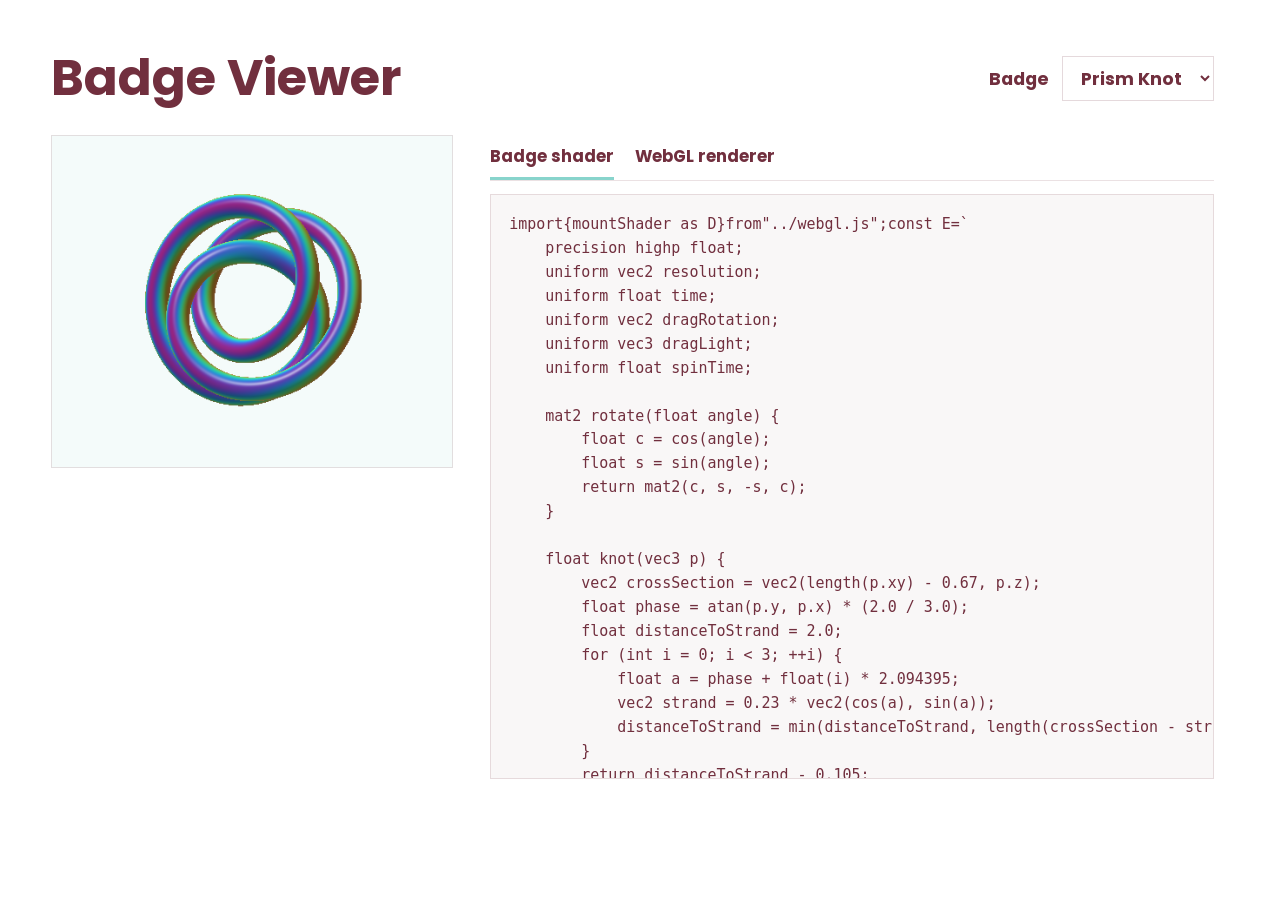
<file: projects/badge-viewer/index.html>
<!doctype html>
<html lang="en">
  <head>
    <meta charset="utf-8" />
    <meta name="viewport" content="width=device-width, initial-scale=1" />
    <title>Badge Viewer | Tianyi Huang</title>
    <script src="../../js/theme.js"></script>
    <link rel="stylesheet" href="../../style.css" />
    <link rel="stylesheet" href="viewer.css" />
    <script type="module" src="viewer.js"></script>
  </head>
  <body class="badge-viewer">
    <main>
      <header class="viewer-heading">
        <h1>Badge Viewer</h1>
        <label
          >Badge
          <select id="badge-select" disabled></select>
        </label>
      </header>
      <p id="viewer-status" role="status">Loading badges…</p>
      <div class="viewer-layout">
        <div
          id="badge-preview"
          class="viewer-preview"
          aria-label="Badge preview"
        ></div>
        <section class="viewer-source" aria-label="WebGL source">
          <div
            class="viewer-source-controls"
            role="group"
            aria-label="Source file"
          >
            <button type="button" data-source="badge" aria-pressed="true"
              >Badge shader</button
            >
            <button type="button" data-source="renderer" aria-pressed="false"
              >WebGL renderer</button
            >
          </div>
          <pre
            tabindex="0"
            aria-label="Source code"
          ><code id="badge-code"></code></pre>
        </section>
      </div>
    </main>
  </body>
</html>
</file>
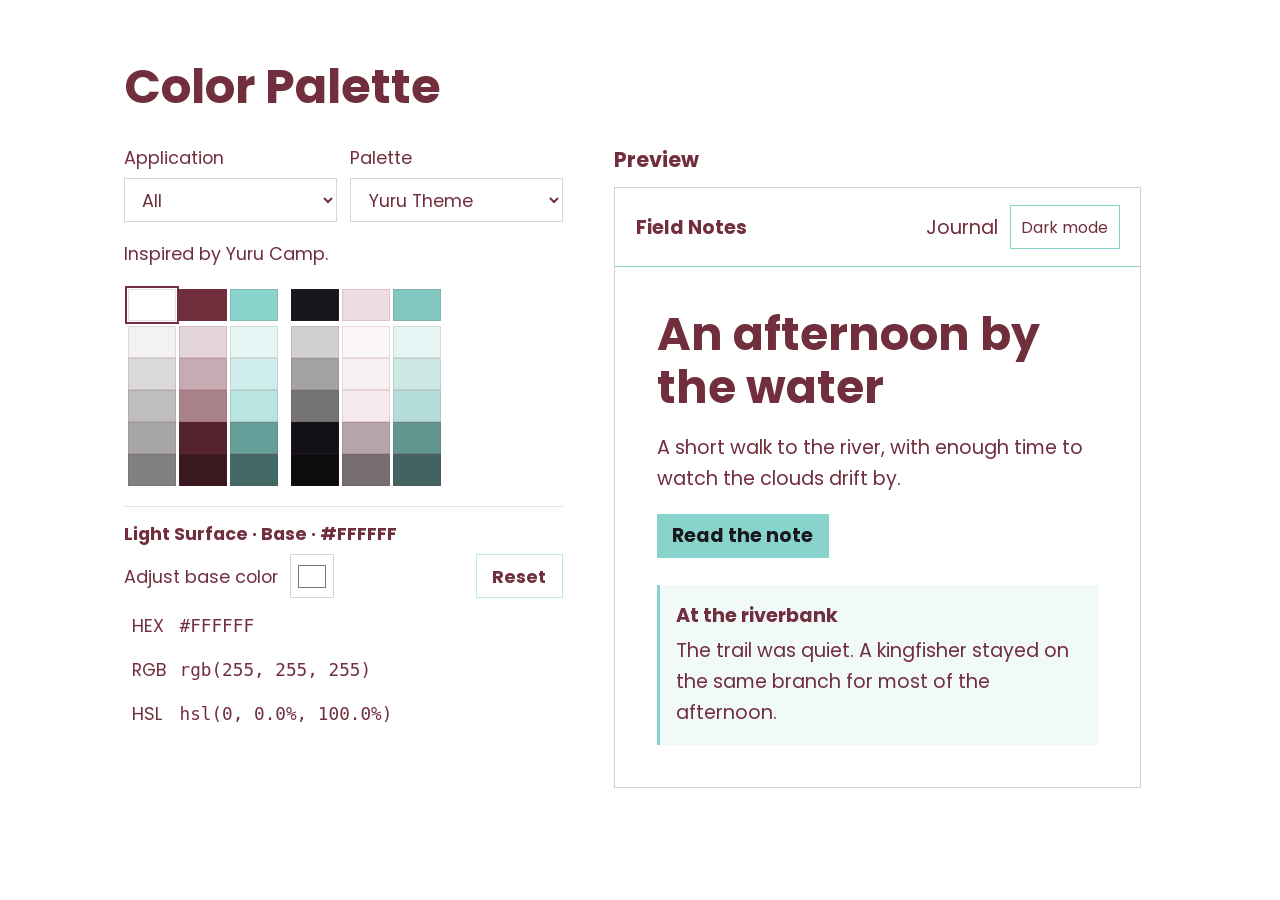
<file: projects/color-palette/index.html>
<!doctype html>
<html lang="en">
  <head>
    <meta charset="utf-8" />
    <meta name="viewport" content="width=device-width, initial-scale=1" />
    <title>Color Palette | Tianyi Huang</title>
    <script src="../../js/theme.js"></script>
    <link rel="stylesheet" href="../../style.css" />
    <link rel="stylesheet" href="palette.css" />
    <link rel="stylesheet" href="templates/examples.css" />
    <script type="module" src="palette.js"></script>
  </head>
  <body>
    <main class="palette-tool">
      <h1>Color Palette</h1>
      <div class="palette-layout">
        <section aria-label="Palettes">
          <div class="palette-filters">
            <label class="palette-picker"
              >Application
              <select class="application-select">
                <option value="">All</option>
              </select>
            </label>
            <label class="palette-picker"
              >Palette
              <select class="palette-select"></select>
            </label>
          </div>
          <p class="palette-description"></p>
          <div
            class="palette-grid"
            role="group"
            aria-label="Theme colors and shades"
          ></div>
          <div class="palette-colors">
            <p class="palette-color-name" aria-live="polite"></p>
            <div class="palette-edit-controls">
              <label class="palette-edit-label"
                >Adjust base color
                <input class="palette-editor" type="color" />
              </label>
              <button class="cta-button palette-reset" type="button"
                >Reset</button
              >
            </div>
            <button class="palette-value" type="button"
              ><span>HEX</span><code></code
            ></button>
            <button class="palette-value" type="button"
              ><span>RGB</span><code></code
            ></button>
            <button class="palette-value" type="button"
              ><span>HSL</span><code></code
            ></button>
          </div>
        </section>
        <section class="palette-example" aria-labelledby="preview-heading">
          <h2 id="preview-heading">Preview</h2>
          <div class="preview-content"></div>
        </section>
      </div>
    </main>
    <div class="palette-status" role="status" aria-atomic="true"></div>
  </body>
</html>
</file>
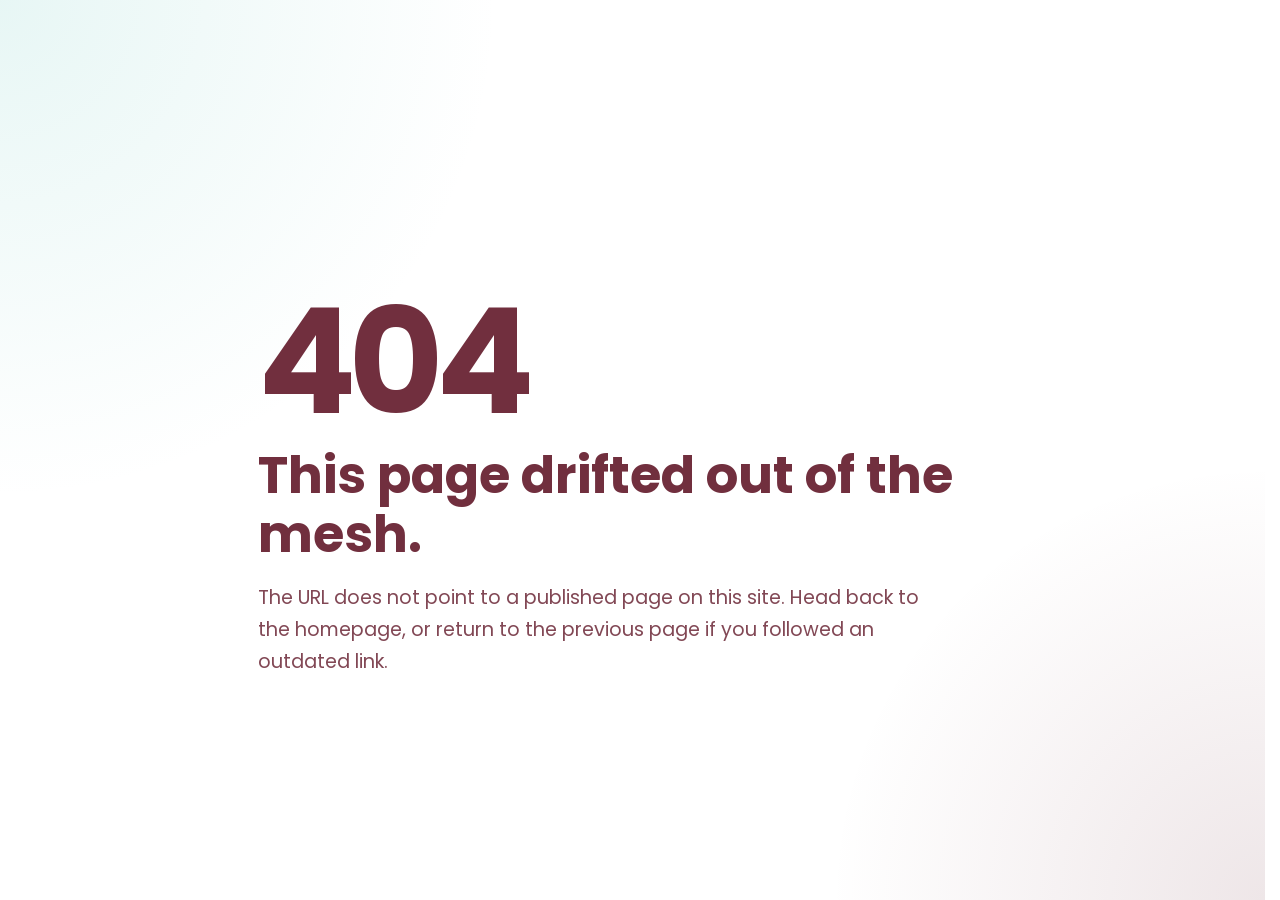
<file: 404_component.html>
<!DOCTYPE html>
<html lang="en">

<head>
    <meta charset="UTF-8">
    <meta name="viewport" content="width=device-width, initial-scale=1.0">
    <title>404 | Tianyi Huang</title>
    <meta name="robots" content="noindex">
    <meta name="description" content="The page you requested could not be found.">
    <link rel="stylesheet" href="style.css">
</head>

<body class="not-found-page">
    <div class="page-shell">

        <main class="not-found-shell" id="main-content">
            <section class="not-found-card card" aria-labelledby="not-found-title">
                <p class="not-found-code">404</p>
                <h2 class="not-found-title" id="not-found-title">This page drifted out of the mesh.</h2>
                <p class="not-found-copy">
                    The URL does not point to a published page on this site. Head back to the homepage, or return to the
                    previous page if you followed an outdated link.
                </p>
            </section>
        </main>
    </div>
</body>

</html>
</file>
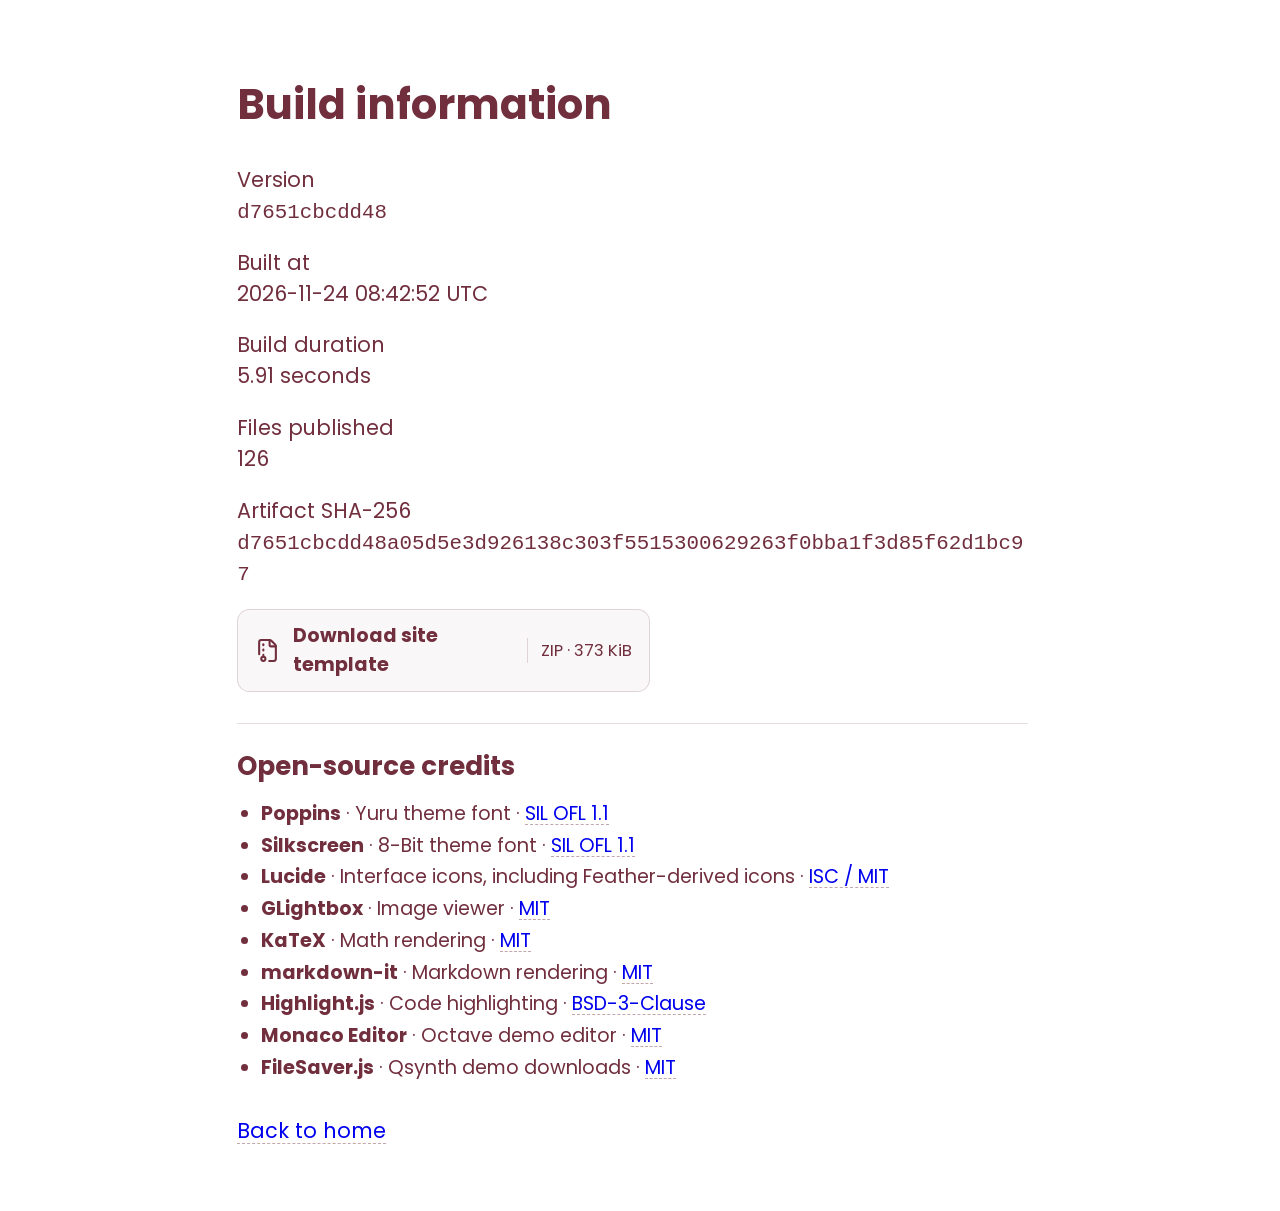
<file: build-info.html>
<!doctype html>
<html lang="en" class="build-info-page">
  <head>
    <meta charset="UTF-8">
    <meta name="viewport" content="width=device-width, initial-scale=1">
    <meta name="robots" content="noindex">
    <title>Build d7651cbcdd48</title>
    <script src="js/theme.js"></script>
    <link rel="stylesheet" href="style.css">
  </head>
  <body>
    <main class="build-info">
      <h1>Build information</h1>
      <dl>
        <dt>Version</dt>
        <dd><code>d7651cbcdd48</code></dd>
        <dt>Built at</dt>
        <dd><time datetime="2026-11-24T08:42:52+00:00">2026-11-24 08:42:52 UTC</time></dd>
        <dt>Build duration</dt>
        <dd>5.91 seconds</dd>
        <dt>Files published</dt>
        <dd>126</dd>
        <dt>Artifact SHA-256</dt>
        <dd><code>d7651cbcdd48a05d5e3d926138c303f5515300629263f0bba1f3d85f62d1bc97</code></dd>
      </dl>
      <a class="template-download" href="site-template.zip" download>
        <span>Download site template</span>
        <small>ZIP · 373 KiB</small>
      </a>
      <section class="build-licenses" aria-labelledby="build-licenses-title">
        <h2 id="build-licenses-title">Open-source credits</h2>
        <ul>
          <li><strong>Poppins</strong> · Yuru theme font · <a href="assets/fonts/poppins/OFL.txt" aria-label="Poppins license, SIL OFL 1.1">SIL OFL 1.1</a></li>
          <li><strong>Silkscreen</strong> · 8-Bit theme font · <a href="assets/fonts/silkscreen/OFL.txt" aria-label="Silkscreen license, SIL OFL 1.1">SIL OFL 1.1</a></li>
          <li><strong>Lucide</strong> · Interface icons, including Feather-derived icons · <a href="assets/icons/lucide/LICENSE" aria-label="Lucide license, ISC / MIT">ISC / MIT</a></li>
          <li><strong>GLightbox</strong> · Image viewer · <a href="https://github.com/biati-digital/glightbox/blob/master/LICENSE.md" aria-label="GLightbox license, MIT">MIT</a></li>
          <li><strong>KaTeX</strong> · Math rendering · <a href="https://github.com/KaTeX/KaTeX/blob/v0.16.11/LICENSE" aria-label="KaTeX license, MIT">MIT</a></li>
          <li><strong>markdown-it</strong> · Markdown rendering · <a href="https://github.com/markdown-it/markdown-it/blob/14.1.0/LICENSE" aria-label="markdown-it license, MIT">MIT</a></li>
          <li><strong>Highlight.js</strong> · Code highlighting · <a href="https://cdn.jsdelivr.net/npm/@highlightjs/cdn-assets@11.12.0/LICENSE" aria-label="Highlight.js license, BSD-3-Clause">BSD-3-Clause</a></li>
          <li><strong>Monaco Editor</strong> · Octave demo editor · <a href="https://cdn.jsdelivr.net/npm/monaco-editor@0.29.1/LICENSE" aria-label="Monaco Editor license, MIT">MIT</a></li>
          <li><strong>FileSaver.js</strong> · Qsynth demo downloads · <a href="https://github.com/eligrey/FileSaver.js/blob/master/LICENSE.md" aria-label="FileSaver.js license, MIT">MIT</a></li>
        </ul>
      </section>
      <p><a href="./">Back to home</a></p>
    </main>
  </body>
</html>
</file>
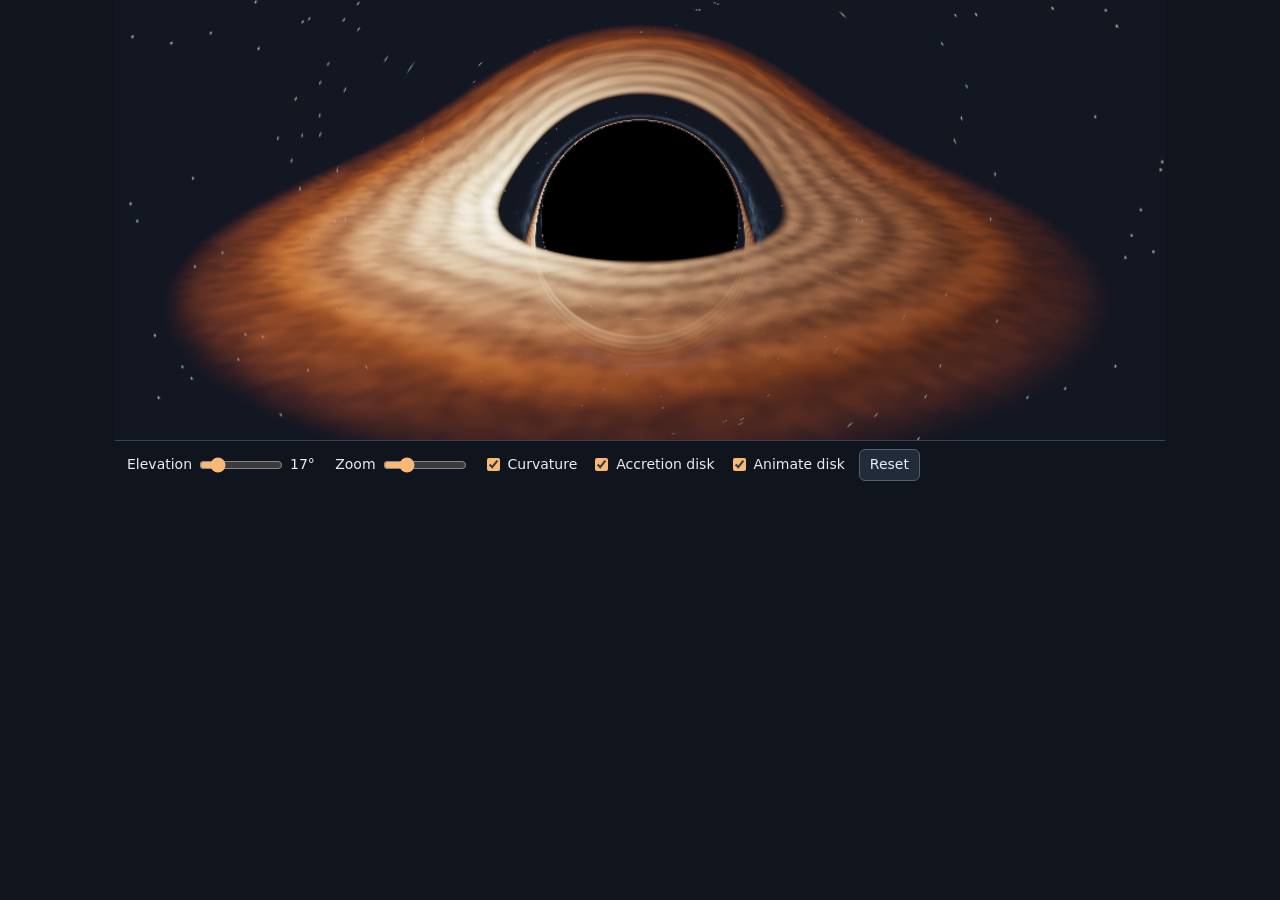
<file: posts/black-hole-ray-tracing/demo.html>
<!doctype html>
<html lang="en">
  <head>
    <meta charset="utf-8" />
    <meta name="viewport" content="width=device-width, initial-scale=1" />
    <title>Black Hole Ray Tracing · WebGL</title>
    <style>
      :root {
        color-scheme: dark;
        background: #10141d;
        color: #e6ecf8;
        font:
          14px/1.55 system-ui,
          sans-serif;
      }
      * {
        box-sizing: border-box;
      }
      body {
        max-width: 1050px;
        margin: 0 auto;
      }
      canvas {
        display: block;
        width: 100%;
        height: auto;
        aspect-ratio: 2.15;
        min-height: 180px;
        max-height: 440px;
        background: #070910;
      }
      canvas[data-orbit-camera] {
        cursor: grab;
        touch-action: pan-y;
      }
      canvas[data-orbit-camera]:active {
        cursor: grabbing;
      }
      .controls {
        display: flex;
        align-items: center;
        gap: 6px 14px;
        flex-wrap: wrap;
        padding: 8px 12px;
        border-block-start: 1px solid #384254;
      }
      .controls[hidden],
      [hidden] {
        display: none;
      }
      label {
        display: inline-flex;
        align-items: center;
        gap: 5px;
      }
      input {
        accent-color: #f8b977;
      }
      input[type='range'] {
        width: 84px;
      }
      output {
        min-width: 3.5ch;
        font-variant-numeric: tabular-nums;
      }
      button {
        border: 1px solid #535e71;
        border-radius: 6px;
        padding: 4px 10px;
        background: #222b39;
        color: inherit;
        font: inherit;
        cursor: pointer;
      }
      :focus-visible {
        outline: 2px solid #f8b977;
        outline-offset: 3px;
      }
      #status {
        margin: 0;
        padding: 8px 12px;
        color: #b8c3d7;
      }
    </style>
    <script src="demo.js" type="module"></script>
  </head>
  <body>
    <canvas
      id="viewport"
      role="img"
      aria-label="Black hole ray tracing"
    ></canvas>
    <div id="orbit-controls" class="controls" hidden>
      <label
        >Impact parameter b/M
        <input
          id="impact"
          type="range"
          min="3.5"
          max="10"
          step="0.01"
          value="5.6" /><output id="impact-value" for="impact"></output
      ></label>
      <button id="critical" type="button">Near critical</button>
      <output id="orbit-outcome" for="impact"></output>
    </div>
    <div id="camera-controls" class="controls" hidden>
      <label
        >Elevation
        <input id="elevation" type="range" min="5" max="80" value="17" /><output
          id="elevation-value"
          for="elevation"
        ></output
      ></label>
      <label
        >Zoom <input id="zoom" type="range" min="65" max="210" value="100"
      /></label>
      <label><input id="gravity" type="checkbox" checked /> Curvature</label>
      <label><input id="disk" type="checkbox" checked /> Accretion disk</label>
      <label id="motion-control" hidden
        ><input id="motion" type="checkbox" /> Animate disk</label
      >
      <button id="reset" type="button">Reset</button>
    </div>
    <p id="status" role="status">Starting WebGL 2…</p>
    <noscript>Enable JavaScript to run this WebGL experiment.</noscript>
  </body>
</html>
</file>
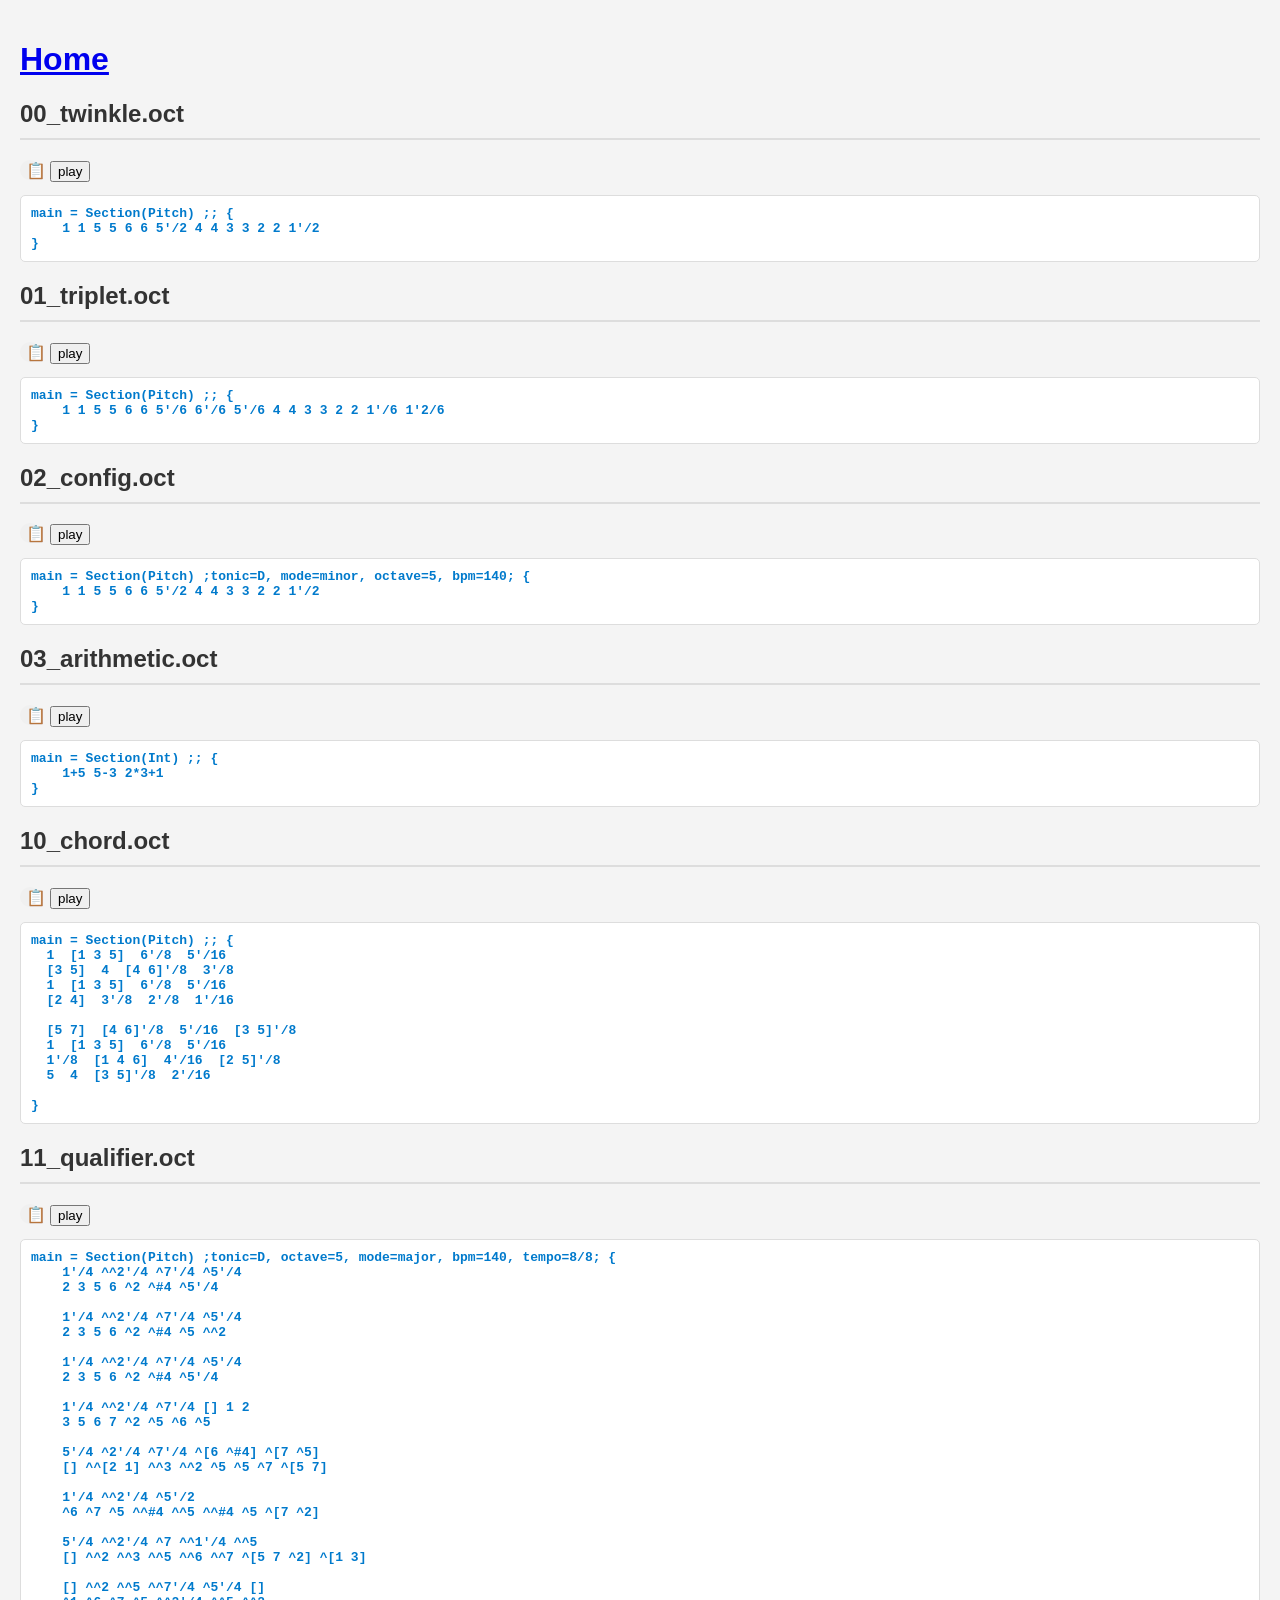
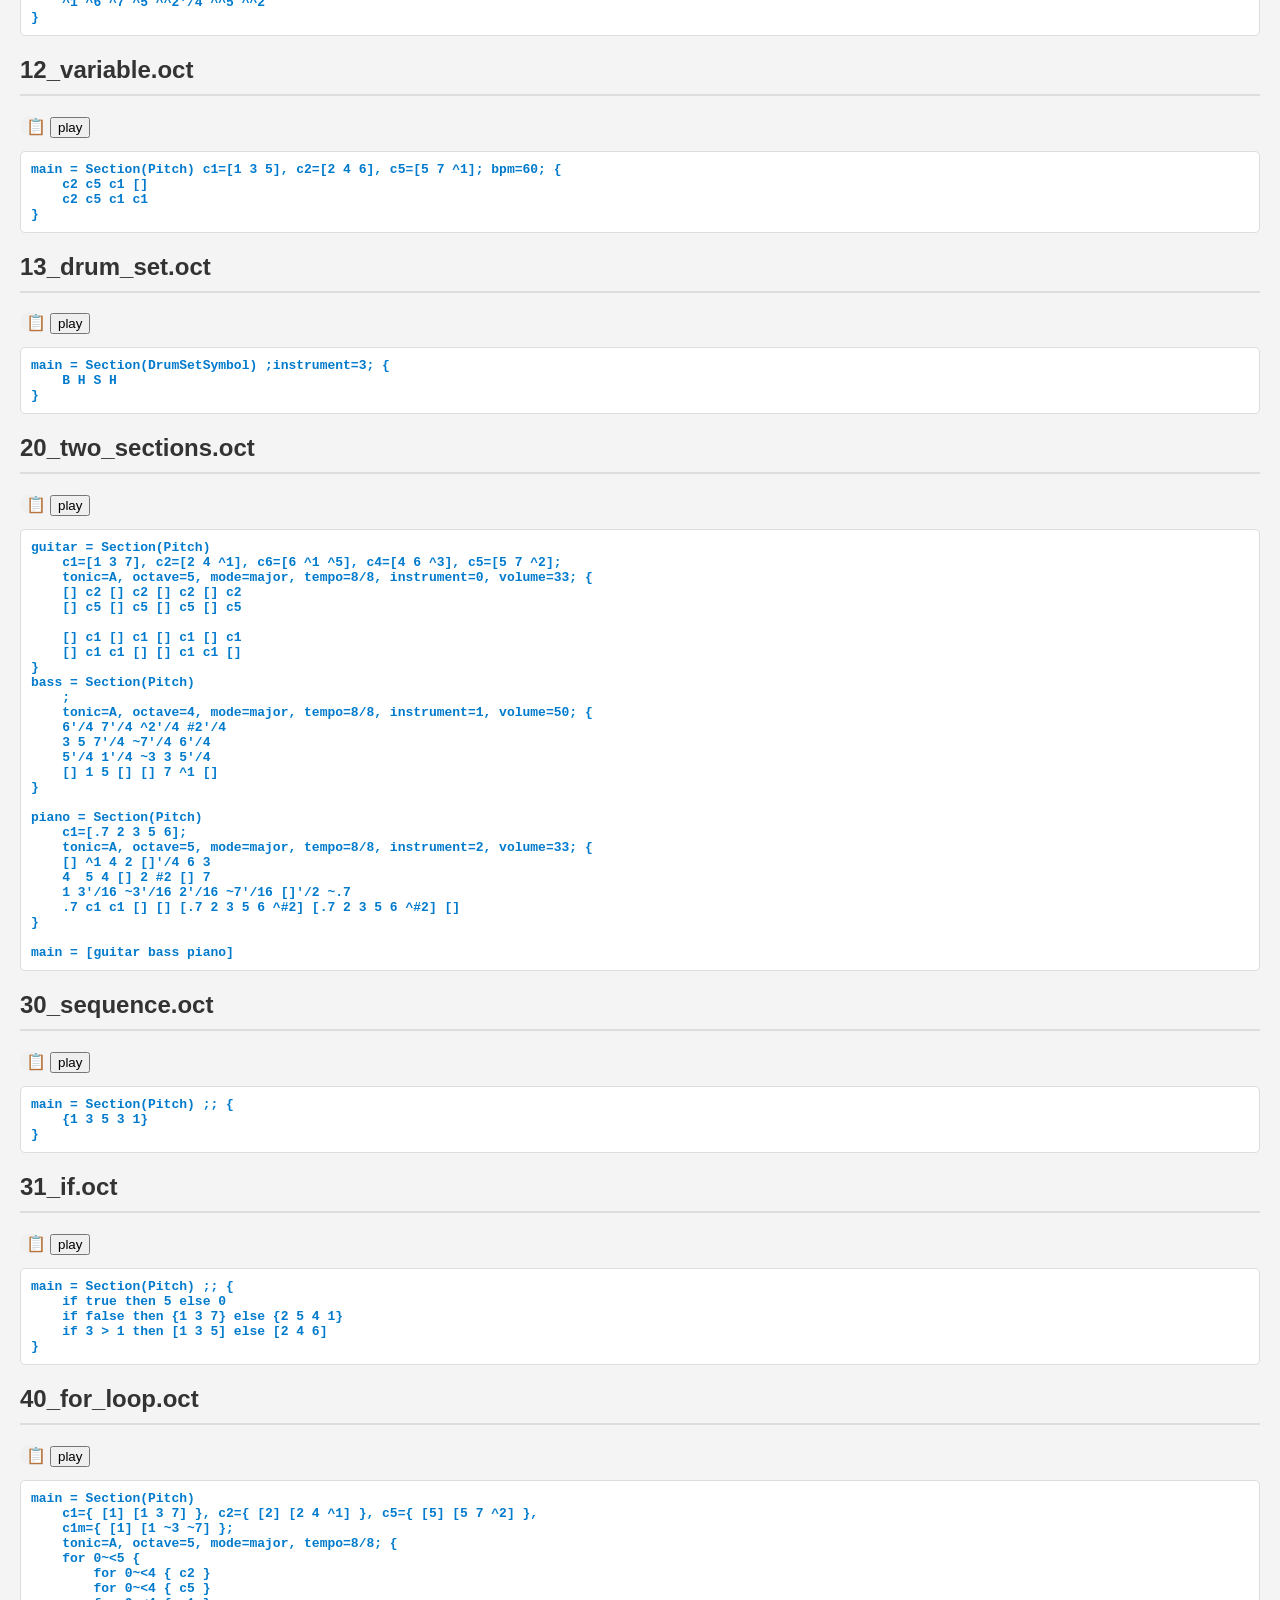
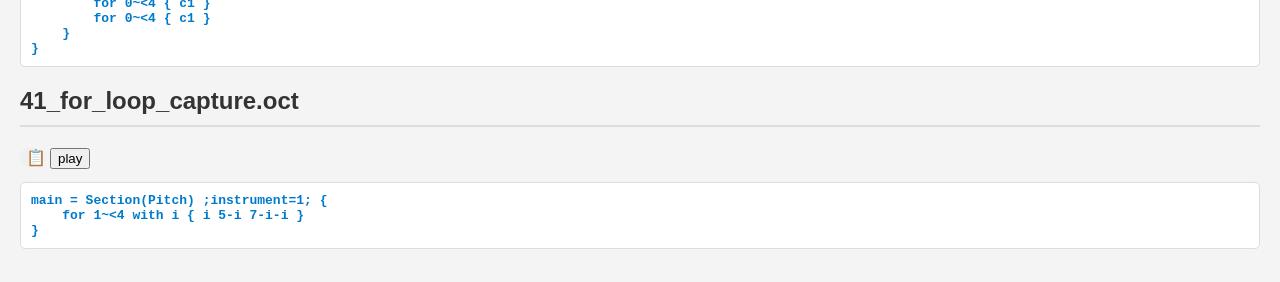
<file: projects/octave/example.html>
<!DOCTYPE html>
<html lang="en">
  <head>
    <meta charset="UTF-8" />
    <meta name="viewport" content="width=device-width, initial-scale=1.0" />
    <title>Music Sequences</title>
    <style>
      body {
        font-family: Arial, sans-serif;
        background-color: #f4f4f4;
        margin: 0;
        padding: 20px;
      }

      h2 {
        color: #333;
        border-bottom: 2px solid #ddd;
        padding-bottom: 10px;
      }

      pre {
        background-color: #fff;
        border: 1px solid #ddd;
        padding: 10px;
        border-radius: 5px;
        white-space: pre-wrap;
        word-wrap: break-word;
      }

      code {
        color: #007acc;
        font-weight: bold;
      }

      .copy-btn {
        width: 20px;
        height: 20px;
        border-radius: 50%;
        background-color: #f0f0f0;
        border: none;
        cursor: pointer;
        display: inline-block;
        align-items: center;
        justify-content: center;
        transition: all 0.3s ease;
        position: relative;
        margin-right: 10px;
      }

      .copy-btn:hover {
        background-color: #e0e0e0;
        transform: scale(1.05);
      }

      .copy-btn::before {
        content: '📋';
        font-size: 16px;
      }

      .copy-btn.copied::before {
        content: '✓';
        color: #28a745;
      }
    </style>
    <script type="module">
      import Module from './octc.mjs';

      function copyToClipBoard(id) {
        const code_el = document.getElementById(id);
        navigator.clipboard.writeText(code_el.innerHTML);
      }

      async function compileOctave(id) {
        let octc = await Module({ noInitialRun: true });
        const code_el = document.getElementById(id);
        const code = code_el.innerText;
        const inputFile = 'tmp.oct'; // Virtual input file

        octc.FS.writeFile(inputFile, code);

        try {
          octc.callMain([inputFile]);
        } catch {
          return false;
        }

        return true;
      }

      const list = document.getElementById('list');
      const manifest = (
        await import('./manifest.json', { with: { type: 'json' } })
      ).default.sort();
      const contents = manifest.map((name) =>
        fetch(`./${name}`).then((resp) => resp.text())
      );
      for (let i = 0; i < manifest.length; ++i) {
        const name = manifest[i];
        const content = await contents[i];
        const title = document.createElement('h2');
        title.innerHTML = name;
        const copy_btn = document.createElement('button');
        copy_btn.classList.add('copy-btn');
        copy_btn.addEventListener('click', () => copyToClipBoard(name));
        const pre = document.createElement('pre');
        pre.innerHTML = `<code id="${name}">${content}</code>`;
        const play_btn = document.createElement('button');
        play_btn.innerHTML = 'play';
        play_btn.addEventListener('click', () => compileOctave(name));

        list.appendChild(title);
        list.appendChild(copy_btn);
        list.appendChild(play_btn);
        list.appendChild(pre);
      }
    </script>
  </head>

  <body id="list">
    <a href="/">
      <h1>Home</h1>
    </a>
  </body>
</html>
</file>
<file: style.css>
@import"themes/yuru.css";@import"themes/pixel.css";@property --surface{syntax: "<color>"; inherits: true; initial-value: transparent;}@property --cp-ink{syntax: "<color>"; inherits: true; initial-value: transparent;}@property --cp-accent{syntax: "<color>"; inherits: true; initial-value: transparent;}:root{--ui-scale: 1.3;--surface-translucent: color-mix(in srgb, var(--surface) 60%, transparent);--surface-soft: color-mix(in srgb, var(--surface) 70%, transparent);--surface-chip: color-mix(in srgb, var(--surface) 96%, var(--cp-ink));--border-subtle: color-mix(in srgb, var(--cp-ink) 14%, transparent);--border-default: color-mix(in srgb, var(--cp-ink) 16%, transparent);--border-strong: color-mix(in srgb, var(--cp-ink) 18%, transparent);--border-emphasis: color-mix(in srgb, var(--cp-ink) 22%, transparent);--accent-soft: color-mix(in srgb, var(--cp-accent) 24%, transparent);--accent-active: color-mix(in srgb, var(--cp-accent) 36%, transparent);--wash-accent: color-mix(in srgb, var(--cp-accent) 20%, transparent);--wash-ink: color-mix(in srgb, var(--cp-ink) 12%, transparent);--shadow-soft: color-mix(in srgb, var(--cp-ink) 12%, transparent);--text-caption: .8rem;--text-label: .85rem;--text-body-small: .925rem;--text-body: 1rem;--text-title: 1.25rem;--text-heading: 1.5rem;--leading-tight: 1.15;--leading-title: 1.35;--leading-body: 1.65;--space-2: .5rem;--space-3: .75rem;--space-4: 1rem;--control-size: 44px;--control-border: color-mix(in srgb, var(--cp-accent) 55%, var(--surface));--motion-fast: .2s ease;--motion-header: .24s cubic-bezier(.22, 1, .36, 1);--motion-media: .8s ease-in-out;--layout-width: 1040px;--sidebar-width: 300px;--list-media-width: 240px;--list-media-max-width: 420px;--header-height: 112px}.site-home-link,.footer-heart{filter:var(--brand-image-filter, none)}.footer-github img,.profile-link-icon:is([src$="/github.svg"],[src$="/mail.svg"]){filter:var(--monochrome-icon-filter, none)}@media(prefers-reduced-motion:no-preference){:root{transition:--surface .26s ease,--cp-ink .26s ease,--cp-accent .26s ease}.site-home-link,.footer-heart,.footer-github img,.profile-link-icon{transition:filter .26s ease}}*{box-sizing:border-box}html,body{margin:0;padding:0;overflow-x:hidden}@supports (overflow-x: clip){html,body{overflow-x:clip}}html{font-size:calc(16px * var(--ui-scale));scrollbar-gutter:stable}body{font-family:var(--theme-font);color:var(--cp-ink);background:var(--surface);min-height:100vh}a[href]:where(:not(.site-header *,.cta-button,.profile-links a,:has(img,svg))),.blog-figure-ref,.blog-title-button{text-decoration:underline dashed color-mix(in srgb,var(--cp-ink) 42%,transparent);text-decoration-thickness:1px;text-underline-offset:.22em}a[href]:where(:not(.site-header *,.cta-button,.profile-links a,:has(img,svg))):is(:hover,:focus-visible),.blog-figure-ref:is(:hover,:focus-visible),.blog-title-button:is(:hover,:focus-visible){text-decoration-color:var(--cp-ink)}@media(prefers-reduced-motion:no-preference){a[href]:where(:not(.site-header *,.cta-button,.profile-links a,:has(img,svg))),.blog-figure-ref,.blog-title-button{transition:text-decoration-color var(--motion-fast)}}.page-shell{max-width:calc(var(--layout-width) * var(--ui-scale));margin:0 auto;padding:calc(var(--header-height) + .5rem) 1.25rem 2rem;opacity:1;visibility:visible;transition:opacity var(--motion-fast)}.site-loading .page-shell{opacity:0;visibility:hidden}.site-loader{position:fixed;inset:0;z-index:100;display:grid;place-content:center;justify-items:center;gap:.7rem;background:var(--surface);color:var(--cp-ink);font-size:var(--text-body);opacity:0;visibility:hidden;pointer-events:none;transition:opacity var(--motion-fast),visibility 0s linear .2s}.site-loading .site-loader{opacity:1;visibility:visible;transition-delay:0s}.site-loader-message{font-family:system-ui,sans-serif}.site-loader-mark{width:28px;height:28px;border:2px solid var(--border-emphasis);border-top-color:var(--cp-ink);border-radius:50%;animation:loaderSpin .7s linear infinite}@keyframes loaderSpin{to{transform:rotate(1turn)}}.media-lazy{opacity:0}.media-revealed{animation:imageFadeIn var(--motion-media) forwards}.tab-media-revealed{animation:imageFadeIn var(--motion-media)}@keyframes imageFadeIn{0%{opacity:0}to{opacity:var(--media-reveal-opacity, 1)}}@media(prefers-reduced-motion:reduce){.page-shell,.site-loader{transition:none}.site-loader-mark,.media-revealed,.tab-media-revealed{animation:none}}body.maintenance-mode{display:grid;place-items:center}body.not-found-page{background:radial-gradient(circle at top left,var(--wash-accent),transparent 32%),radial-gradient(circle at bottom right,var(--wash-ink),transparent 28%),var(--surface)}.not-found-shell{min-height:calc(100vh - var(--header-height) - 3rem);display:grid;place-items:center}.not-found-card{max-width:36rem;padding:2rem 0}.not-found-code{margin:0;font-size:clamp(4rem,12vw,7rem);line-height:.95;font-weight:700;letter-spacing:-.06em}.not-found-title{margin:.7rem 0 0;font-size:clamp(1.7rem,4vw,2.5rem);line-height:var(--leading-tight)}.not-found-copy{margin:.9rem 0 0;max-width:32rem;font-size:var(--text-body-small);line-height:var(--leading-body);opacity:.88}.site-header{--header-padding-block: 1rem;position:fixed;top:0;left:50%;transform:translate(-50%);width:min(calc(var(--layout-width) * var(--ui-scale)),100vw);z-index:10;display:flex;flex-wrap:wrap;justify-content:space-between;gap:var(--space-4);padding:var(--header-padding-block) 1.25rem;background:var(--surface-translucent);border-bottom:1px solid var(--border-default);backdrop-filter:blur(6px)}.site-header:has(.brand-badge){padding-block:0;row-gap:0}#site-name{grid-column:1 / -1;grid-row:2;margin:0;font-size:clamp(1.55rem,1.9vw,2rem);line-height:var(--leading-tight)}.site-home-link{color:inherit;text-decoration:none}.brand-name{display:grid;grid-template-columns:max-content max-content minmax(0,1fr);align-items:center;column-gap:.35rem}.brand-controls{display:flex;align-items:center;gap:.25rem;grid-column:2;grid-row:1}:is(.theme-toggle,.theme-switch):not([hidden]){display:inline-grid;place-items:center;width:1.4rem;height:1.4rem;padding:0;border:0;border-radius:var(--radius-pill);background:var(--accent-soft);color:var(--cp-ink);font:inherit;font-size:var(--text-body);line-height:1;cursor:pointer}:is(.theme-toggle,.theme-switch):hover{background:var(--accent-active)}.brand-wrap{display:flex;align-items:center;column-gap:.55rem}.mobile-site-name{display:none}:where(.is-mobile-layout) .brand-wrap:has(.brand-badge) .mobile-site-name{display:block;grid-column:1 / -1;grid-row:2;justify-self:center;max-height:0;opacity:0;visibility:hidden;transform:scale(.85);font-weight:700;line-height:1.25}:where(.is-mobile-layout.is-badge-compact:not(.is-measuring-header)) .brand-wrap:has(.brand-badge) .mobile-site-name{margin-block-end:.3rem;max-height:2rem;opacity:1;visibility:visible;transform:scale(1)}@media(prefers-reduced-motion:no-preference){:where(:root:not(.is-syncing-header)) .mobile-site-name{transition:max-height .24s ease,margin-block-end .24s ease,opacity .2s ease,transform .24s ease,visibility .2s}}@supports (background-clip: text){.mobile-site-name,#site-name .site-home-link{background:linear-gradient(110deg,var(--badge-name-colors, var(--theme-name-colors)));background-position:var(--badge-name-position, 0%) 50%;background-size:220% 100%;background-clip:text;color:transparent}}.site-header:has(.brand-badge) .brand-name,.site-header:has(.brand-badge) .tab-nav{margin-block:var(--header-padding-block)}.brand-badge{--badge-size: var(--badge-width, 88px);display:block;flex:none;width:var(--badge-size);margin-block:.5rem;background:linear-gradient(135deg,var(--accent-soft),var(--cp-accent))}:where(.is-badge-compact:not(.is-measuring-header)) .brand-badge{width:calc(var(--badge-size) * .7)}:where(.is-badge-compact:not(.is-mobile-layout,.is-measuring-header)) .site-header:has(.brand-badge){--header-padding-block: .45rem}:where(.is-badge-compact:not(.is-mobile-layout,.is-measuring-header)) .brand-wrap:has(.brand-badge) #site-name{grid-column:1}:where(.is-badge-compact:not(.is-mobile-layout,.is-measuring-header)) .brand-wrap:has(.brand-badge) .brand-controls{grid-row:2}@media(prefers-reduced-motion:no-preference){:where(:root:not(.is-syncing-header)) .brand-badge{transition:width var(--motion-header),margin-block var(--motion-header)}:where(:root:not(.is-syncing-header)) .site-header:has(.brand-badge) :is(.brand-name,.tab-nav){transition:margin-block var(--motion-header)}}.brand-badge[role=button]{cursor:pointer;-webkit-tap-highlight-color:transparent}.brand-badge[role=button]:focus-visible{outline:2px solid var(--cp-ink);outline-offset:2px}.tab-nav{display:flex;gap:.2rem;align-items:center;align-self:center;flex-wrap:wrap}.tab-button{--tab-inset: .85rem;position:relative;border:0;background:transparent;color:var(--cp-ink);padding:.38rem var(--tab-inset) .62rem;font:inherit;font-size:var(--text-body-small);font-weight:700;letter-spacing:.01em;cursor:pointer}.tab-button:hover:not(.active){color:color-mix(in srgb,var(--cp-ink) 72%,var(--cp-accent))}.tab-button.active:after{content:"";position:absolute;inset-inline:var(--tab-inset);bottom:.18rem;height:.18rem;background:var(--cp-accent);transform-origin:left center;pointer-events:none}@media(prefers-reduced-motion:no-preference){.tab-button.active:after{animation:tab-underline-grow .36s cubic-bezier(.28,.8,.35,1.05);animation-timing-function:linear(0,.022 2.5%,.081 5%,.255 10%,.451 15%,.631 20%,.776 25%,.882 30%,.953 35%,.996 40%,1.019 45%,1.028 55%,1.019 65%,1.008 75%,1.002 85%,1 95%,1)}}@keyframes tab-underline-grow{0%{transform:scaleX(0)}to{transform:scaleX(1)}}.tab-content{margin-top:1rem}.tab-panel{display:none;animation:panelFade .35s ease}.tab-panel.active{display:block}@keyframes panelFade{0%{opacity:0}to{opacity:1}}.profile-links a,.cta-button,.run-button,.blog-article-menu button{display:inline-flex;align-items:center;justify-content:center;min-height:var(--control-size);padding:.35rem var(--space-3);border:1px solid var(--control-border);border-radius:0;background:var(--surface);color:var(--cp-ink);font:inherit;font-size:var(--text-label);font-weight:700;cursor:pointer;text-decoration:none;transition:background-color var(--motion-fast),border-color var(--motion-fast)}.profile-links a:hover,.cta-button:hover,.run-button:hover,.blog-article-menu button:hover{border-color:var(--cp-accent);background:var(--accent-soft)}.profile-links a:focus-visible,.cta-button:focus-visible,.run-button:focus-visible,.blog-article-menu button:focus-visible{outline:2px solid var(--cp-ink);outline-offset:2px}.profile-links a{gap:.38rem}.run-button{gap:.9rem}.blog-article-menu button{width:var(--control-size);height:var(--control-size);padding:0;border-color:var(--border-subtle);font-size:1.05rem;line-height:1}.cta-button.disabled{opacity:.45;pointer-events:none}.theme-switch span,.theme-toggle span,.run-button-arrow,.blog-back-icon,.blog-top-icon,.list-prev-icon,.list-next-icon,.footer-heart{display:inline-block;width:1em;height:1em;background:currentColor;mask:var(--icon) center / contain no-repeat}.theme-switch span{--icon: url(assets/icons/lucide/refresh-cw.svg)}.theme-toggle span{--icon: url(assets/icons/lucide/sun.svg)}:root[data-color-mode=dark] .theme-toggle span{--icon: url(assets/icons/lucide/moon.svg)}.run-button-arrow{--icon: url(assets/icons/lucide/arrow-up-right.svg)}.blog-back-icon{--icon: url(assets/icons/lucide/arrow-left.svg)}.blog-top-icon{--icon: url(assets/icons/lucide/arrow-up.svg)}.footer-heart{--icon: url(assets/icons/lucide/heart.svg);vertical-align:-.12em}.publication-list,.blog-list,.project-list{display:grid;margin-top:var(--space-4)}.publication-row,.blog-list-item{display:grid;grid-template-columns:calc(var(--list-media-width) * var(--ui-scale)) minmax(0,1fr);gap:var(--space-4);align-items:start;padding-block:var(--space-4);border-bottom:1px solid var(--border-subtle)}.about-grid{display:grid;grid-template-columns:calc(var(--sidebar-width) * var(--ui-scale)) minmax(0,1fr);gap:1.9rem;align-items:start}.profile-card{width:calc(var(--sidebar-width) * var(--ui-scale));position:fixed}.profile-photo{width:100%;height:auto;aspect-ratio:16 / 9;display:block;margin:0 auto;object-fit:cover;border-radius:0}.profile-name{margin:.9rem 0 .2rem;font-size:1.8rem;text-align:center}.profile-role{margin:0;font-size:var(--text-body);font-weight:700;text-align:center}.profile-school{margin:.3rem 0 1rem;text-align:center;opacity:.85}.profile-links{display:flex;flex-wrap:wrap;justify-content:center;gap:var(--space-2)}.profile-link-icon{width:1.1em;height:1.1em;flex:none}.chip{font-size:var(--text-caption);font-weight:700;padding:.36rem .6rem;border-radius:var(--radius-pill);background:var(--surface-chip);border:1px solid var(--border-strong)}.about-main{display:flex;flex-direction:column;gap:.9rem;grid-column:2}.section-card{padding:0 0 1.1rem;margin-bottom:1.1rem;border-bottom:1px solid var(--border-subtle)}.section-title{margin:0 0 .9rem;font-size:clamp(1.35rem,1.8vw,1.7rem)}.section-description{margin:.9rem 0;padding:.5rem .95rem;border-radius:var(--radius-control);background:color-mix(in srgb,var(--cp-accent) 10%,var(--surface))}.section-description p{margin:0 0 .55rem}.section-description p:last-child{margin-bottom:0}.section-card p{margin:0 0 .78rem;line-height:var(--leading-body)}.section-card p:last-child{margin-bottom:0}.section-card a{color:var(--cp-ink);font-weight:700}.publication-row:last-child,.blog-list-item:last-child,.project-item:last-child,.misc-block:last-child,.education-item:last-child{border-bottom:none}.experience-list,.education-list{display:grid;gap:var(--space-3)}.education-item{display:grid;grid-template-columns:96px minmax(0,1fr);gap:var(--space-3);align-items:start;padding:.8rem 0;border-bottom:1px solid var(--shadow-soft)}.education-logo-wrap{width:96px;height:56px;display:grid;place-items:center}.education-logo{width:80%;max-height:100%;object-fit:contain}.timeline-item{padding:.8rem 0 .8rem .8rem;border-left:2px solid var(--border-emphasis)}.timeline-header{display:flex;justify-content:space-between;gap:.7rem;align-items:baseline;flex-wrap:wrap}.timeline-role{margin:0;font-size:var(--text-body);font-weight:700}.timeline-date{font-size:var(--text-label);font-weight:700;opacity:.72}.timeline-org{margin:.2rem 0;font-size:var(--text-body-small);font-weight:700;opacity:.88}.timeline-meta{margin:.2rem 0 .5rem;font-size:var(--text-label);opacity:.78}.timeline-desc{margin:0;font-size:var(--text-body-small);line-height:var(--leading-body)}.publication-teaser-wrap,.blog-cover-wrap{border:1px solid var(--border-default);overflow:hidden}.publication-teaser-wrap{width:100%;background:var(--surface)}.publication-teaser,.blog-cover{width:100%;height:auto;aspect-ratio:16 / 9;display:block}.publication-teaser{object-fit:contain}.publication-content,.blog-item-content,.project-main,.education-content{min-width:0}.publication-title{margin:0;font-size:var(--text-body);line-height:var(--leading-title)}.publication-authors,.publication-conf{margin:.28rem 0 0;font-size:var(--text-body-small);opacity:.9}.publication-abstract{margin:.7rem 0 0;font-size:var(--text-body-small);line-height:var(--leading-body);opacity:.92}.link-row{margin-top:.85rem;display:flex;gap:.3rem;flex-wrap:wrap;align-items:center}.blog-list-item{grid-template-areas:"cover content";column-gap:clamp(1rem,3vw,2.1rem);align-items:center}.blog-cover-wrap{grid-area:cover;width:100%}.blog-item-content{grid-area:content}.blog-cover{object-fit:cover}.blog-item-title{margin:0;font-size:var(--text-title);line-height:var(--leading-title);text-wrap:balance}.blog-list-item .blog-item-intro{margin:.35rem 0 0;max-width:56ch;color:color-mix(in srgb,var(--cp-ink) 82%,var(--surface));line-height:var(--leading-body);text-wrap:pretty}.blog-title-button{padding:0;border:0;background:transparent;color:inherit;font:inherit;text-align:start;cursor:pointer}.list-pagination{display:flex;align-items:center;justify-content:center;gap:.75rem;margin-top:1rem;font-size:var(--text-label)}.list-pagination button{min-width:var(--control-size);padding-inline:0}.list-pagination button:disabled{opacity:.45;cursor:default}.list-prev-icon{--icon: url(assets/icons/lucide/chevron-left.svg)}.list-next-icon{--icon: url(assets/icons/lucide/chevron-right.svg)}.list-page-jump{display:flex;align-items:center;gap:.35rem}.list-page-jump input{width:3.5em;min-height:var(--control-size);padding-inline:.25rem;border:1px solid var(--control-border);background:var(--surface);color:inherit;font:inherit;font-size:max(16px,1em);text-align:center;appearance:textfield}.list-page-jump input::-webkit-inner-spin-button{appearance:none}.blog-post-view{--blog-reading-width: 74ch;--blog-action-gap: .65rem;display:grid;grid-template-columns:minmax(0,1fr) var(--control-size);gap:var(--blog-action-gap);align-items:start;max-width:calc(var(--blog-reading-width) + var(--control-size) + var(--blog-action-gap));margin-inline:auto}.blog-post-view .blog-article-shell{min-width:0}.blog-article-heading,.blog-article .markdown-body,.blog-article-loading{max-width:var(--blog-reading-width);margin-inline:auto}.blog-article-title{margin:0;font-size:clamp(1.65rem,3.6vw,2.5rem);line-height:var(--leading-tight);text-wrap:balance}.blog-article-heading .blog-article-intro{position:relative;margin:.55rem 0 0;padding-inline-start:1rem;color:color-mix(in srgb,var(--cp-ink) 82%,var(--surface));line-height:var(--leading-body);text-wrap:pretty}.blog-article-intro:before{content:"";position:absolute;inset-block:.2em;inset-inline-start:0;width:2px;background:color-mix(in srgb,var(--cp-accent) 75%,var(--surface))}.blog-article{margin-top:clamp(1rem,3vw,1.6rem)}.blog-article-cover-wrap{margin:0 0 clamp(1rem,3vw,1.75rem)}.blog-article-cover-wrap>a{display:block}.blog-article-cover{width:100%;height:auto;display:block}.blog-article-loading{opacity:.8;margin-top:.7rem}.blog-article-menu{position:sticky;top:calc(var(--header-height) + .65rem);display:grid;gap:.3rem}.markdown-body{line-height:var(--leading-body);overflow-wrap:anywhere}.markdown-body h1,.markdown-body h2,.markdown-body h3,.markdown-body h4,.markdown-body h5,.markdown-body h6{margin:1.3rem 0 .7rem;line-height:var(--leading-title)}.markdown-body h1{font-size:clamp(1.4rem,2.4vw,1.85rem)}.markdown-body h2{font-size:clamp(1.22rem,2vw,1.48rem)}.markdown-body h3{font-size:clamp(1.1rem,1.6vw,1.25rem)}.markdown-body h4{font-size:var(--text-body)}.markdown-body h5{font-size:var(--text-body-small)}.markdown-body h6{font-size:var(--text-label)}.markdown-body p,.markdown-body ul,.markdown-body ol,.markdown-body pre,.markdown-body blockquote{margin:.75rem 0}.markdown-body code{font-family:SFMono-Regular,Consolas,Liberation Mono,Menlo,monospace;font-size:.85em}.markdown-body pre{overflow-x:auto;padding:.7rem;border-radius:var(--radius-control);border:1px solid var(--border-default);background:var(--surface-soft)}.markdown-body pre code{font-size:var(--text-body-small)}.markdown-body img{max-width:100%;height:auto}.markdown-body figure:has(>figcaption) :is(a.glightbox,picture,img){display:block}figcaption{margin-top:0;padding:.6em .9em;border-block-start:1px solid var(--border-default);background:var(--surface-chip);color:color-mix(in srgb,var(--cp-ink) 86%,var(--surface));font-size:var(--text-caption);line-height:1.5;overflow-wrap:anywhere}figcaption a{color:inherit;text-decoration:underline;text-underline-offset:.15em}.markdown-body figure[id]{scroll-margin-block-start:calc(var(--header-height) + .5rem)}.blog-figure-ref{position:relative;display:inline-block;white-space:nowrap}.markdown-body .blog-figure-preview{position:absolute;z-index:9;top:calc(100% + 6px);width:min(13rem,calc(100vw - 16px));max-width:none;aspect-ratio:3 / 2;object-fit:contain;background:var(--surface);border:1px solid var(--border-default);box-shadow:0 4px 18px var(--shadow-soft);pointer-events:none}.markdown-body .blog-figure-preview.is-above{top:auto;bottom:calc(100% + 6px)}.markdown-body .katex-display{overflow-x:auto;overflow-y:hidden;padding:.2em 0}.markdown-body .katex-display>.katex{display:block;width:-moz-fit-content;width:fit-content;margin:0 auto}.publication-row,.publication-teaser-wrap,.publication-content{position:relative}.project-item{position:relative;padding:1rem 0;display:flex;justify-content:space-between;gap:1.25rem;align-items:flex-start;border-bottom:1px solid var(--border-subtle)}.project-number{display:none;color:color-mix(in srgb,currentColor 10%,transparent);font-weight:700;font-variant-numeric:tabular-nums;line-height:1;pointer-events:none}:where(:root:not(.is-compact-layout)) .project-number{display:block;flex:none;min-width:1ch;font-size:4rem}.publication-background,.project-background{--media-reveal-opacity: .16;position:absolute;inset:0 4.5rem 0 auto;width:min(42%,25rem);height:100%;object-fit:contain;object-position:right center;opacity:var(--media-reveal-opacity);filter:grayscale(1);mask-image:linear-gradient(to right,transparent,black 50%);pointer-events:none}.publication-background{--media-reveal-opacity: .14;inset-inline-end:0;object-fit:cover;object-position:center}.publication-background.media-lazy,.project-background.media-lazy{opacity:0}:is(.publication-background,.project-background){filter:var(--card-background-filter, none)}.project-main,.project-actions{position:relative}.project-main{flex:1}.project-actions{flex:none;align-self:center}.project-title{margin:0;font-size:var(--text-title)}.project-time{margin:.2rem 0 .45rem;font-size:var(--text-body-small);font-weight:700;opacity:.76}.project-desc{margin:0;line-height:var(--leading-body)}.run-button-arrow{font-size:1.05em;line-height:1}@media(prefers-reduced-motion:no-preference){.run-button-arrow{transition:transform var(--motion-fast)}.run-button:hover .run-button-arrow{transform:translate(2px,-2px)}}.misc-block{margin-top:2rem;padding:0 0 1rem;margin-bottom:1rem;border-bottom:1px solid var(--border-subtle)}.misc-block h2{margin:0;font-size:var(--text-heading)}.misc-caption{margin:.35rem 0 .8rem;font-size:var(--text-body-small);opacity:.88}.gallery-grid{display:grid;grid-template-columns:repeat(auto-fit,minmax(185px,1fr));gap:.3rem}.gallery-item{display:block;overflow:hidden;cursor:zoom-in;border:1px solid var(--border-strong);transition:transform var(--motion-fast),box-shadow var(--motion-fast)}.gallery-item:hover{transform:translateY(-1px);box-shadow:0 8px 22px var(--shadow-soft)}.gallery-item img{width:100%;height:auto;aspect-ratio:4 / 3;object-fit:cover;display:block}.embed-wrap{position:relative;width:100%;aspect-ratio:16 / 9;border-radius:var(--radius-panel);overflow:hidden}.embed-wrap iframe{position:absolute;inset:0;width:100%;height:100%;border:0}.site-footer{display:flex;flex-wrap:wrap;align-items:center;justify-content:center;gap:.45rem;margin-top:1rem;text-align:center;opacity:.74;font-size:var(--text-label)}.footer-heart{color:var(--cp-accent);background:linear-gradient(110deg,var(--badge-name-colors, var(--cp-accent), var(--cp-ink)));background-size:220% 100%;background-position:var(--badge-name-position, 0%) 50%}.footer-github:not([hidden]){display:block;flex:none}.footer-github img{display:block}.site-footer p{margin:0}.footer-build{flex-basis:100%;color:color-mix(in srgb,var(--cp-ink) 72%,var(--surface));font-size:var(--text-caption)}.footer-build a{color:inherit}.build-info-page{overscroll-behavior-y:none}.build-info-page body{min-height:100dvh;padding-block:clamp(1rem,5dvh,4rem)}.build-info{width:min(100% - 2rem,38rem);margin:0 auto}.build-info dd{margin:0 0 1rem;overflow-wrap:anywhere}.build-info .template-download{display:flex;width:fit-content;max-width:100%;align-items:center;gap:.65rem;padding:.55rem .8rem;border:1px solid var(--border-strong);border-radius:.6rem;background:var(--surface-chip);color:var(--cp-ink);font-size:var(--text-body-small);font-weight:700;text-decoration:none}.template-download:before{content:"";flex:0 0 1.2rem;height:1.2rem;background:currentColor;mask:url(assets/icons/lucide/file-archive.svg) center / contain no-repeat}.template-download small{padding-inline-start:.65rem;border-inline-start:1px solid var(--border-strong);font-size:var(--text-caption);font-weight:400;white-space:nowrap}.build-info .template-download:is(:hover,:focus-visible){border-color:currentColor}.build-licenses{margin-block:1.5rem;padding-block-start:1rem;border-top:1px solid var(--border-default);font-size:var(--text-body-small);line-height:var(--leading-body)}.build-licenses h2{margin:0 0 .5rem;font-size:var(--text-title)}.build-licenses ul{margin:0;padding-inline-start:1.25em}.maintenance-shell{min-height:72vh;display:flex;flex-direction:column;justify-content:center;align-items:center;text-align:center;gap:.35rem}.maintenance-gif{width:110px;height:110px;object-fit:contain}.maintenance-title{margin:.1rem 0 0;font-size:2rem}.maintenance-text{margin:.2rem 0 0;font-size:var(--text-body);opacity:.9}:root:where(.is-compact-layout){--list-media-width: 200px}:where(.is-compact-layout) .about-grid{grid-template-columns:1fr}:where(.is-compact-layout) .profile-card{width:100%;max-width:calc(320px * var(--ui-scale));margin:0 auto .9rem;position:static}:where(.is-compact-layout) .about-main{grid-column:auto}:where(.is-compact-layout) .project-item{flex-direction:column;gap:.9rem}:where(.is-compact-layout) .project-actions{align-self:flex-start}:where(.is-compact-layout) .project-background,:where(.is-mobile-layout) .publication-background{display:none}:where(.is-mobile-layout) .project-number{display:block;position:absolute;inset-block-end:.25rem;inset-inline-end:0;font-size:5.5rem}:root:where(.is-mobile-layout){--header-height: 148px}:where(.is-mobile-layout) .page-shell{padding:calc(var(--header-height) + .25rem) .5rem 1.4rem}:where(.is-mobile-layout) .site-header{--header-padding-block: .65rem;left:0;transform:none;width:100vw;padding:var(--header-padding-block) .5rem}:where(.is-mobile-layout) .site-header:has(.brand-badge) .tab-nav{margin-block:0 5px}:where(.is-mobile-layout.is-badge-compact:not(.is-measuring-header)) .site-header:has(.brand-badge){--header-padding-block: .4rem}:where(.is-mobile-layout.is-badge-compact:not(.is-measuring-header)) .brand-badge{margin-block:.22rem}:where(.is-mobile-layout.is-badge-compact:not(.is-measuring-header)) .site-header:has(.brand-badge) .brand-name{display:none}:where(.is-mobile-layout:not(.is-measuring-header)) .site-header:has(.brand-badge) .tab-nav{max-height:var(--mobile-nav-height, 4rem);overflow-y:hidden}:where(.is-mobile-layout.is-badge-compact:not(.is-measuring-header)) .site-header:has(.brand-badge) .tab-nav{max-height:0;margin-block-end:0;opacity:0;visibility:hidden;pointer-events:none}@media(prefers-reduced-motion:no-preference){:where(.is-mobile-layout:not(.is-syncing-header)) .site-header:has(.brand-badge) .tab-nav{transition:max-height var(--motion-header),margin-block var(--motion-header),opacity .16s ease,visibility .16s}}:where(.is-mobile-layout) .brand-wrap:has(.brand-badge){display:grid;grid-template-columns:minmax(0,1fr) auto minmax(0,1fr);column-gap:.2rem;width:100%}:where(.is-mobile-layout) .brand-badge{grid-column:2}:where(.is-mobile-layout) .brand-wrap:has(.brand-badge) .brand-name{display:block;grid-column:3;align-self:end;margin-block:0 .5rem}:where(.is-mobile-layout) .brand-wrap:has(.brand-badge) #site-name{display:none}:where(.is-mobile-layout) .tab-nav{width:100%;justify-content:safe center;overflow-x:auto;flex-wrap:nowrap;scrollbar-width:thin}:where(.is-mobile-layout) .tab-button{white-space:nowrap}:where(.is-mobile-layout) .blog-post-view{display:block;max-width:var(--blog-reading-width)}:where(.is-mobile-layout) .blog-article-menu{position:fixed;top:auto;right:max(.65rem,env(safe-area-inset-right));bottom:calc(23dvh + env(safe-area-inset-bottom));z-index:9}:where(.is-mobile-layout) .section-card{padding:.7rem}:where(.is-mobile-layout) .section-title{font-size:var(--text-heading)}:where(.is-mobile-layout) .markdown-body h1{font-size:1.4rem}:where(.is-mobile-layout) .markdown-body h2{font-size:var(--text-title)}:where(.is-mobile-layout) .markdown-body h3{font-size:1.08rem}:where(.is-mobile-layout) .about-grid{gap:var(--space-4)}:where(.is-mobile-layout) .gallery-grid{grid-template-columns:repeat(2,minmax(0,1fr))}:where(.is-mobile-layout) .timeline-header{flex-direction:column;align-items:flex-start}:where(.is-mobile-layout) .profile-card{max-width:calc(350px * var(--ui-scale));margin:0 auto .8rem}:where(.is-mobile-layout) .profile-photo{margin-bottom:.55rem}:where(.is-mobile-layout) .profile-name{margin-top:0;font-size:1.35rem}:where(.is-mobile-layout) .publication-row,:where(.is-mobile-layout) .blog-list-item{grid-template-columns:1fr;gap:.7rem}:where(.is-mobile-layout) .blog-list-item{grid-template-areas:"content" "cover"}:where(.is-mobile-layout) .blog-list-item,:where(.is-mobile-layout) .publication-teaser-wrap{max-width:calc(var(--list-media-max-width) * var(--ui-scale));margin:0 auto}:where(.is-mobile-layout) .education-item{grid-template-columns:80px minmax(0,1fr);gap:.65rem}:where(.is-mobile-layout) .education-logo-wrap{width:80px;height:46px}@media(max-width:864px){.not-found-page{--header-height: 148px}.not-found-page .page-shell{padding:calc(var(--header-height) + .5rem) .5rem 1.4rem}}@media(max-width:720px){.not-found-page .page-shell{padding-top:calc(var(--header-height) + 1.25rem)}.not-found-shell{min-height:calc(100vh - var(--header-height) - 5rem);place-items:start center}}
</file>
<file: projects/badge-viewer/viewer.css>
.badge-viewer{background:var(--surface)}.badge-viewer main{max-width:78rem;margin:0 auto;padding:clamp(1rem,4vw,2.5rem)}.viewer-heading{display:flex;align-items:center;justify-content:space-between;flex-wrap:wrap;gap:.75rem;margin-bottom:1.4rem}.viewer-heading h1{margin:0;font-size:clamp(1.6rem,4vw,2.4rem);line-height:1.1}.viewer-heading label{display:flex;align-items:center;gap:.6rem;font-size:.85rem;font-weight:700}.viewer-heading select{max-width:65vw;padding:.4rem .7rem;border:1px solid var(--border-strong);background:var(--surface);color:inherit;font:inherit}#viewer-status:empty{display:none}.viewer-layout{display:grid;grid-template-columns:minmax(0,1fr) minmax(0,1.8fr);align-items:start;gap:clamp(.9rem,3vw,1.8rem)}.viewer-preview{display:grid;place-items:center;min-height:16rem;padding:1rem;border:1px solid var(--border-subtle);background:color-mix(in srgb,var(--cp-accent) 9%,var(--surface))}.viewer-preview .brand-badge{width:min(100%,240px);margin:0}.viewer-source-controls{display:flex;flex-wrap:wrap;gap:1rem;border-bottom:1px solid var(--border-subtle)}.viewer-source-controls button{padding:.4rem 0;border:0;border-bottom:3px solid transparent;background:transparent;color:inherit;font:inherit;font-size:.8rem;font-weight:700;cursor:pointer}.viewer-source-controls button[aria-pressed=true]{border-bottom-color:var(--cp-accent)}.viewer-source pre{max-height:min(65vh,40rem);margin:.65rem 0 0;padding:.85rem;overflow:auto;border:1px solid var(--border-subtle);background:color-mix(in srgb,var(--cp-ink) 4%,var(--surface));color:var(--cp-ink);font:.72rem/1.6 ui-monospace,Consolas,monospace}@media(max-width:720px){.viewer-layout{grid-template-columns:minmax(0,1fr)}.viewer-preview{min-height:11rem}.viewer-preview .brand-badge{width:min(100%,176px)}}
</file>
<file: projects/color-palette/palette.css>
.palette-tool{max-width:1120px;margin-inline:auto;padding:clamp(1rem,4vw,2.5rem)}.palette-tool h1{margin:0 0 1rem;font-size:clamp(1.65rem,4vw,2.3rem)}.palette-layout{display:grid;grid-template-columns:minmax(0,1fr) minmax(0,1.2fr);align-items:start;gap:clamp(1rem,4vw,2.5rem)}.palette-grid{display:flex;gap:3px;padding:4px}.palette-column{display:grid;flex:1 1 0;min-width:0;max-width:48px}.palette-column[data-scheme=light]+.palette-column[data-scheme=dark]{margin-inline-start:.5rem}.palette-swatch{min-height:32px;padding:0;border:1px solid var(--border-subtle);cursor:pointer}.palette-swatch:first-child{margin-bottom:5px}.palette-swatch:is(:hover,:focus-visible,[aria-pressed=true]){z-index:1;outline:2px solid var(--cp-ink);outline-offset:1px}.palette-colors{margin-top:.75rem;border-top:1px solid var(--border-subtle)}.palette-color-name{margin:.65rem 0 .35rem;font-weight:700;font-size:var(--text-label)}.palette-edit-controls{display:flex;align-items:center;justify-content:space-between;flex-wrap:wrap;gap:.5rem;margin-bottom:.25rem}.palette-edit-label{display:flex;align-items:center;gap:.6rem;font-size:var(--text-label)}.palette-editor{width:44px;height:44px;padding:.25rem;border:1px solid var(--border-emphasis);background:var(--surface);cursor:pointer}.palette-value{width:100%;background:var(--surface);color:inherit;font:inherit;font-size:var(--text-label);text-align:start;cursor:pointer;display:grid;grid-template-columns:3ch minmax(0,1fr);gap:.7rem;align-items:center;min-height:44px;padding-inline:.4rem;border:0}.palette-value code{overflow-wrap:anywhere}.palette-value:hover{background:var(--accent-soft)}.palette-filters{display:grid;grid-template-columns:minmax(0,1fr) minmax(0,1fr);gap:.65rem}.palette-picker{display:grid;gap:.35rem;font-size:var(--text-label)}.palette-picker select{width:100%;min-height:44px;padding-inline:.65rem;border:1px solid var(--border-emphasis);background:var(--surface);color:inherit;font:inherit;font-size:max(16px,1em)}.palette-description{font-size:var(--text-label);line-height:1.55}.palette-status:not(:empty){position:fixed;z-index:1;inset-inline:1rem;bottom:calc(1rem + env(safe-area-inset-bottom));width:fit-content;max-width:calc(100% - 2rem);margin-inline:auto;padding:.65rem .85rem;border:1px solid var(--border-emphasis);background:var(--surface);box-shadow:0 4px 16px var(--shadow-soft);font-size:var(--text-label);pointer-events:none;overflow-wrap:anywhere}.palette-example h2{margin:0 0 .6rem;font-size:1rem}@media(max-width:680px){.palette-layout{grid-template-columns:minmax(0,1fr);gap:1rem}}
</file>
<file: projects/color-palette/templates/examples.css>
.sample-rendering {
  display: grid;
  place-items: center;
  background: var(--sample-background, #404040);
  color: white;
}

.sample-rendering canvas {
  display: block;
  width: 100%;
  aspect-ratio: 1;
  cursor: grab;
  touch-action: pan-y pinch-zoom;
}

.sample-rendering canvas:active {
  cursor: grabbing;
}

.rendering-controls {
  display: grid;
  gap: 0.55rem;
  min-width: 0;
  width: 100%;
  margin: 0;
  padding: 0.65rem 0.8rem;
  border: 1px solid var(--border-subtle);
  background: var(--surface);
  color: var(--cp-ink);
  font-size: var(--text-label);
}

.rendering-controls legend {
  background: var(--surface);
  padding-inline: 0.25rem;
  font-weight: 700;
}

.rendering-controls label {
  display: grid;
  gap: 0.2rem;
}

.rendering-controls .rendering-wireframe {
  display: flex;
  align-items: center;
  min-height: 36px;
}

.rendering-controls input {
  accent-color: var(--cp-ink);
}

.sample-page {
  color: var(--sample-ink);
  background: var(--sample-surface);
  border: 1px solid
    color-mix(in srgb, var(--sample-ink) 25%, var(--sample-surface));
  font-size: var(--text-body-small);
}

.sample-page header {
  display: flex;
  align-items: center;
  flex-wrap: wrap;
  justify-content: space-between;
  gap: 0.5rem;
  padding: 0.8rem 1rem;
  border-bottom: 1px solid var(--sample-accent);
}

.sample-nav {
  display: flex;
  align-items: center;
  gap: 0.55rem;
}

.sample-theme-toggle {
  min-height: 44px;
  padding-inline: 0.5rem;
  border: 1px solid var(--sample-accent);
  background: var(--sample-surface);
  color: inherit;
  font: inherit;
  font-size: 0.75rem;
  cursor: pointer;
}

.sample-theme-toggle[aria-pressed='true'] {
  background: color-mix(
    in srgb,
    var(--sample-accent) 20%,
    var(--sample-surface)
  );
}

.sample-content {
  padding: clamp(1rem, 4vw, 2rem);
}
.sample-content h3 {
  margin: 0;
  font-size: clamp(1.4rem, 4vw, 2.2rem);
  line-height: 1.15;
}
.sample-content p {
  line-height: 1.6;
}

.sample-page .sample-button {
  display: inline-flex;
  align-items: center;
  min-height: 44px;
  padding-inline: 0.75rem;
  color: #18171d;
  background: var(--sample-accent);
  text-decoration: none;
  font-weight: 700;
}

.sample-note {
  margin-top: 1.3rem;
  padding: 0.8rem;
  border-inline-start: 3px solid var(--sample-accent);
  background: color-mix(
    in srgb,
    var(--sample-accent) 12%,
    var(--sample-surface)
  );
}

.sample-note h4,
.sample-note p {
  margin: 0;
}
.sample-note p {
  margin-top: 0.3rem;
}

.sample-paper {
  padding: clamp(0.85rem, 4vw, 1.5rem);
  border: 1px solid var(--sample-grid);
  background: var(--sample-surface);
  color: var(--sample-ink);
  font:
    1rem/1.5 Georgia,
    serif;
}

.sample-paper header {
  padding-bottom: 0.65rem;
  border-bottom: 1px solid var(--sample-grid);
}

.sample-paper header p {
  margin: 0 0 0.3rem;
  font: 0.7rem/1.4 var(--theme-font, sans-serif);
}

.sample-paper h3 {
  margin: 0;
  font-size: clamp(1.35rem, 3.5vw, 2rem);
  line-height: 1.15;
}

.sample-paper figure {
  margin: 1rem 0 0;
}
.sample-paper svg {
  display: block;
  width: 100%;
  height: auto;
}
.sample-paper svg text {
  fill: currentColor;
  font: 9px var(--theme-font, sans-serif);
}
.sample-paper figcaption {
  font-size: 0.82rem;
}
.chart-grid {
  stroke: var(--sample-grid);
}
.chart-axis {
  stroke: currentColor;
  fill: none;
}

.chart-legend {
  display: flex;
  flex-wrap: wrap;
  gap: 0.25rem 0.8rem;
  margin: 0 0 0.45rem;
  padding: 0;
  list-style: none;
  font: 0.7rem/1.4 var(--theme-font, sans-serif);
}

.chart-legend span {
  display: inline-block;
  width: 0.85em;
  height: 0.65em;
  margin-inline-end: 0.3em;
  background: var(--series-color);
}

.series-1 {
  --series-color: var(--sample-series-1);
}
.series-2 {
  --series-color: var(--sample-series-2);
}
.series-3 {
  --series-color: var(--sample-series-3);
}
.sample-paper polyline {
  stroke: var(--series-color);
}
.sample-paper rect {
  fill: var(--series-color);
}

.surface-face {
  fill: var(--series-color);
  stroke: var(--sample-surface);
  stroke-linejoin: round;
  stroke-width: 1;
}

.surface-front {
  fill: color-mix(in srgb, var(--series-color) 80%, var(--sample-ink));
}

.surface-side {
  fill: color-mix(in srgb, var(--series-color) 65%, var(--sample-ink));
}

.sample-paper .surface-figure text {
  fill: var(--sample-ink);
  stroke: var(--sample-surface);
  stroke-width: 2px;
  paint-order: stroke;
  text-anchor: middle;
  font-weight: 700;
}
</file>
